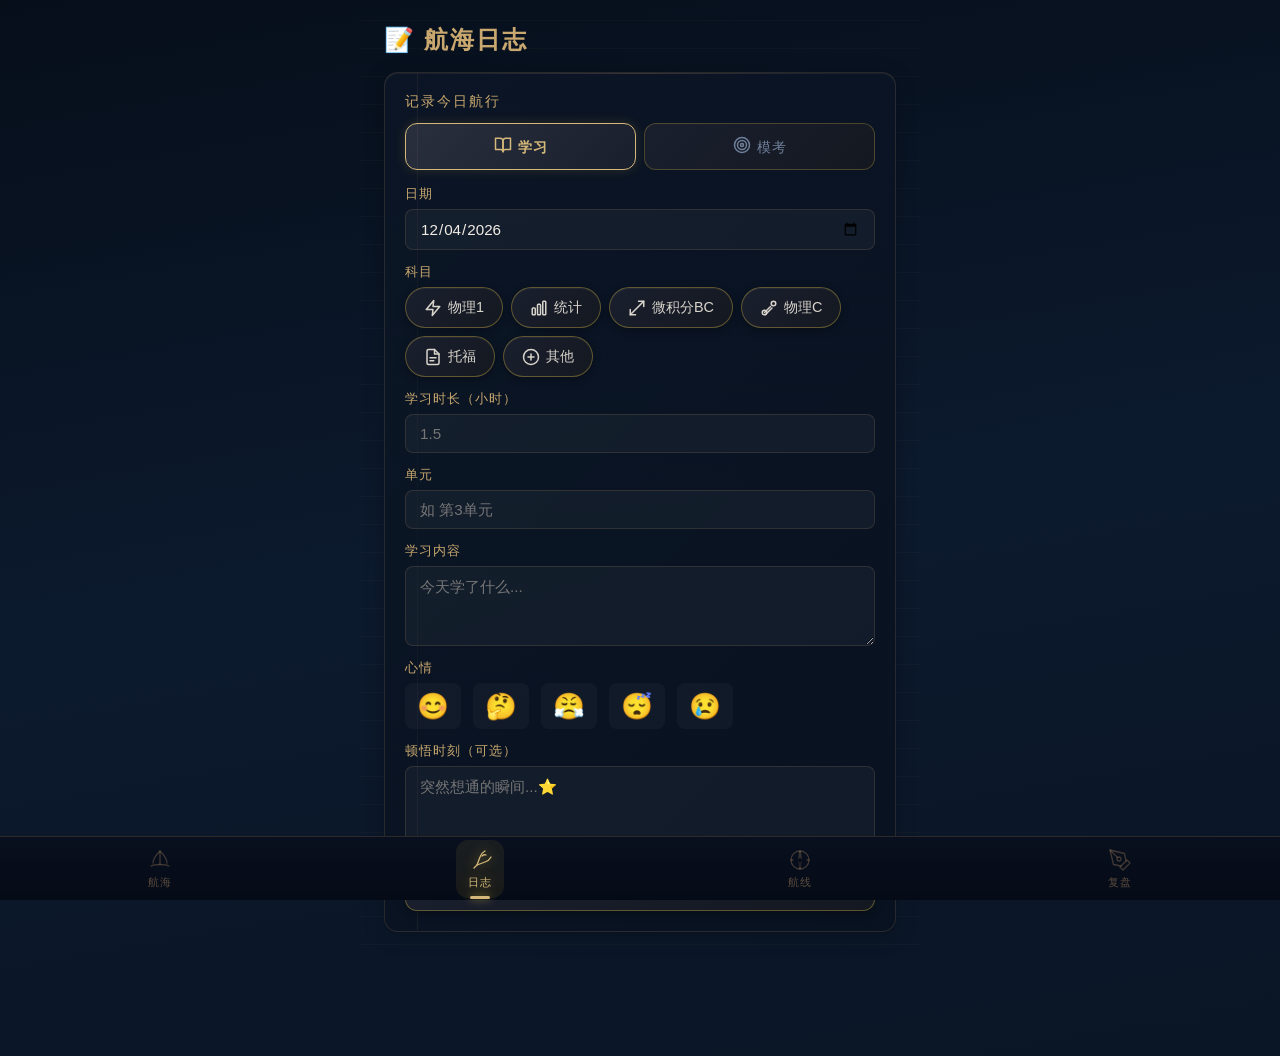
<file: templates/log.html>
<!DOCTYPE html>
<html lang="zh-CN">
<head>
  <meta charset="UTF-8">
  <meta name="viewport" content="width=device-width, initial-scale=1.0, viewport-fit=cover">
  <meta http-equiv="Cache-Control" content="no-cache, no-store, must-revalidate">
  <meta http-equiv="Pragma" content="no-cache">
  <meta http-equiv="Expires" content="0">
  <meta name="theme-color" content="#060e1a">
  <link rel="manifest" href="/static/manifest.json">
  <link rel="icon" href="/static/icon.png">
  <title>日志 · Sprint</title>
  <link rel="stylesheet" href="/static/style.css?v=5">
</head>
<body>
  <div class="page-container log-page-notebook">
    <h2 class="log-page-title animate-in">📝 航海日志</h2>

    <!-- 学习录入表单 - 带模式切换 -->
    <div class="log-notebook-card animate-in animate-delay-1">
      <div class="card-title">记录今日航行</div>

      <!-- 模式切换 -->
      <div class="log-mode-switch" id="log-mode-switch">
        <span class="mode-btn active" data-mode="study" id="mode-study"><svg class="chip-icon" viewBox="0 0 24 24" fill="none" stroke="currentColor" stroke-width="2" stroke-linecap="round" stroke-linejoin="round"><path d="M2 3h6a4 4 0 014 4v14a3 3 0 00-3-3H2z"/><path d="M22 3h-6a4 4 0 00-4 4v14a3 3 0 013-3h7z"/></svg>学习</span>
        <span class="mode-btn" data-mode="mock" id="mode-mock"><svg class="chip-icon" viewBox="0 0 24 24" fill="none" stroke="currentColor" stroke-width="2" stroke-linecap="round" stroke-linejoin="round"><circle cx="12" cy="12" r="10"/><circle cx="12" cy="12" r="6"/><circle cx="12" cy="12" r="2"/></svg>模考</span>
      </div>

      <!-- ====== 学习模式表单 ====== -->
      <form id="log-form" class="log-form">
        <div class="form-group">
          <label>日期</label>
          <input type="date" id="log-date" required>
        </div>
        <div class="form-group">
          <label>科目</label>
          <div class="subject-chips" id="subject-chips">
            <span class="subject-chip" data-subject="物理1"><svg class="chip-icon" viewBox="0 0 24 24" fill="none" stroke="currentColor" stroke-width="2" stroke-linecap="round" stroke-linejoin="round"><polyline points="13 2 3 14 12 14 11 22 21 10 12 10 13 2"/></svg>物理1</span>
            <span class="subject-chip" data-subject="统计"><svg class="chip-icon" viewBox="0 0 24 24" fill="none" stroke="currentColor" stroke-width="2" stroke-linecap="round" stroke-linejoin="round"><rect x="3" y="12" width="4" height="9" rx="1"/><rect x="10" y="7" width="4" height="14" rx="1"/><rect x="17" y="3" width="4" height="18" rx="1"/></svg>统计</span>
            <span class="subject-chip" data-subject="微积分BC"><svg class="chip-icon" viewBox="0 0 24 24" fill="none" stroke="currentColor" stroke-width="2" stroke-linecap="round" stroke-linejoin="round"><path d="M3 21L21 3"/><path d="M14 3h7v7"/><path d="M10 21H3v-7"/></svg>微积分BC</span>
            <span class="subject-chip" data-subject="物理C"><svg class="chip-icon" viewBox="0 0 24 24" fill="none" stroke="currentColor" stroke-width="2" stroke-linecap="round" stroke-linejoin="round"><path d="M6 18l8-8"/><path d="M7 21l9-9"/><circle cx="18" cy="6" r="3"/><circle cx="6" cy="18" r="3"/></svg>物理C</span>
            <span class="subject-chip" data-subject="托福"><svg class="chip-icon" viewBox="0 0 24 24" fill="none" stroke="currentColor" stroke-width="2" stroke-linecap="round" stroke-linejoin="round"><path d="M14 2H6a2 2 0 00-2 2v16a2 2 0 002 2h12a2 2 0 002-2V8z"/><polyline points="14 2 14 8 20 8"/><line x1="8" y1="13" x2="16" y2="13"/><line x1="8" y1="17" x2="13" y2="17"/></svg>托福</span>
            <span class="subject-chip" data-subject="其他"><svg class="chip-icon" viewBox="0 0 24 24" fill="none" stroke="currentColor" stroke-width="2" stroke-linecap="round" stroke-linejoin="round"><circle cx="12" cy="12" r="10"/><line x1="12" y1="8" x2="12" y2="16"/><line x1="8" y1="12" x2="16" y2="12"/></svg>其他</span>
          </div>
          <input type="hidden" id="log-subject" required>
        </div>
        <div class="form-group">
          <label>学习时长（小时）</label>
          <input type="number" id="log-duration" step="0.5" min="0.5" max="12" placeholder="1.5" required>
        </div>
        <div class="form-group">
          <label>单元</label>
          <input type="text" id="log-unit" placeholder="如 第3单元">
        </div>
        <div class="form-group">
          <label>学习内容</label>
          <textarea id="log-content" rows="3" placeholder="今天学了什么..."></textarea>
        </div>
        <div class="form-group">
          <label>心情</label>
          <div class="mood-selector" id="mood-selector">
            <span class="mood-option" data-mood="😊">😊</span>
            <span class="mood-option" data-mood="🤔">🤔</span>
            <span class="mood-option" data-mood="😤">😤</span>
            <span class="mood-option" data-mood="😴">😴</span>
            <span class="mood-option" data-mood="😢">😢</span>
          </div>
        </div>
        <div class="form-group">
          <label>顿悟时刻（可选）</label>
          <textarea id="log-insight" rows="2" placeholder="突然想通的瞬间...⭐"></textarea>
        </div>
        <button type="submit" class="btn-submit"><svg class="btn-icon" viewBox="0 0 24 24" fill="none" stroke="currentColor" stroke-width="2" stroke-linecap="round" stroke-linejoin="round"><circle cx="12" cy="5" r="3"/><line x1="12" y1="8" x2="12" y2="22"/><path d="M5 12H2a10 10 0 0020 0h-3"/></svg>记录航程</button>
      </form>

      <!-- ====== 模考模式表单 ====== -->
      <form id="mock-form" class="log-form" style="display:none">
        <div class="form-group">
          <label>日期</label>
          <input type="date" id="mock-date" required>
        </div>
        <div class="form-group">
          <label>科目</label>
          <div class="mock-subject-btns" id="mock-subject-btns">
            <span class="mock-subject-btn" data-subject="物理1">物理1</span>
            <span class="mock-subject-btn" data-subject="统计">统计</span>
            <span class="mock-subject-btn" data-subject="微BC">微BC</span>
            <span class="mock-subject-btn" data-subject="物C">物C</span>
            <span class="mock-subject-btn" data-subject="托福">托福</span>
          </div>
          <input type="hidden" id="mock-subject" required>
        </div>
        <div class="form-group">
          <label>模考名称</label>
          <input type="text" id="mock-exam-name" placeholder="如 Barron模考3">
        </div>
        <div class="form-group">
          <label>分数 / 满分</label>
          <div class="score-row">
            <input type="number" id="mock-score" step="0.5" min="0" placeholder="分数 95" required style="flex:1">
            <span class="score-divider">/</span>
            <input type="number" id="mock-max-score" step="1" min="1" placeholder="满分 120" style="flex:1">
          </div>
        </div>
        <button type="submit" class="btn-submit btn-mock-submit"><svg class="btn-icon" viewBox="0 0 24 24" fill="none" stroke="currentColor" stroke-width="2" stroke-linecap="round" stroke-linejoin="round"><circle cx="12" cy="12" r="10"/><circle cx="12" cy="12" r="6"/><circle cx="12" cy="12" r="2"/></svg>记录模考</button>
      </form>
    </div>


    <!-- 顿悟时刻已移至航线页时间线 -->
  </div>

  <!-- 底部导航 - 4 tab -->
  <nav class="bottom-nav">
    <a href="/" class="nav-item">
      <svg class="nav-svg" viewBox="0 0 24 24" fill="none" stroke="currentColor" stroke-width="1.3" stroke-linecap="round" stroke-linejoin="round">
        <path d="M3 18c2.5-1.5 5-1.5 9-1.5s6.5 0 9 1.5"/>
        <path d="M12 3v13.5"/>
        <path d="M5 15c0-4 3-8 7-12 4 4 7 8 7 12"/>
      </svg>
      <span class="nav-label">航海</span>
    </a>
    <a href="/log" class="nav-item active">
      <svg class="nav-svg" viewBox="0 0 24 24" fill="none" stroke="currentColor" stroke-width="1.3" stroke-linecap="round" stroke-linejoin="round">
        <path d="M17 3c-2 1-4 3-5 6l-3 8 8-3c3-1 5-3 6-5"/>
        <path d="M9 17l-3 3"/>
        <path d="M14 8c1-1 2.5-1.5 4-1"/>
      </svg>
      <span class="nav-label">日志</span>
    </a>
    <a href="/route" class="nav-item">
      <svg class="nav-svg" viewBox="0 0 24 24" fill="none" stroke="currentColor" stroke-width="1.3" stroke-linecap="round" stroke-linejoin="round">
        <circle cx="12" cy="12" r="9"/>
        <polygon points="12,3 13.5,10.5 12,8 10.5,10.5" fill="currentColor" opacity="0.6"/>
        <polygon points="12,21 10.5,13.5 12,16 13.5,13.5" fill="currentColor" opacity="0.3"/>
        <line x1="12" y1="3" x2="12" y2="5"/>
        <line x1="12" y1="19" x2="12" y2="21"/>
        <line x1="3" y1="12" x2="5" y2="12"/>
        <line x1="19" y1="12" x2="21" y2="12"/>
      </svg>
      <span class="nav-label">航线</span>
    </a>
    <a href="/review" class="nav-item">
      <svg class="nav-svg" viewBox="0 0 24 24" fill="none" stroke="currentColor" stroke-width="1.3" stroke-linecap="round" stroke-linejoin="round">
        <path d="M12 19l7-7 3 3-7 7-3-3z"/>
        <path d="M18 13l-1.5-7.5L2 2l3.5 14.5L13 18"/>
        <path d="M2 2l7.586 7.586"/>
        <circle cx="11" cy="11" r="2"/>
      </svg>
      <span class="nav-label">复盘</span>
    </a>
  </nav>

  <!-- Toast -->
  <div id="toast" class="toast"></div>

  <script>
    // 设置默认日期
    const today = new Date().toISOString().split('T')[0];
    document.getElementById('log-date').value = today;
    document.getElementById('mock-date').value = today;

    // ====== 模式切换 ======
    const modeStudy = document.getElementById('mode-study');
    const modeMock = document.getElementById('mode-mock');
    const logForm = document.getElementById('log-form');
    const mockForm = document.getElementById('mock-form');

    modeStudy.addEventListener('click', () => {
      modeStudy.classList.add('active');
      modeMock.classList.remove('active');
      logForm.style.display = '';
      mockForm.style.display = 'none';
    });

    modeMock.addEventListener('click', () => {
      modeMock.classList.add('active');
      modeStudy.classList.remove('active');
      mockForm.style.display = '';
      logForm.style.display = 'none';
    });

    // ====== 科目Chip选择器 - 学习 ======
    const logSubjectChips = document.querySelectorAll('#subject-chips .subject-chip');
    logSubjectChips.forEach(chip => {
      chip.addEventListener('click', () => {
        logSubjectChips.forEach(c => c.classList.remove('selected'));
        chip.classList.add('selected');
        document.getElementById('log-subject').value = chip.dataset.subject;
      });
    });

    // ====== 科目选择器 - 模考 ======
    const mockSubjectBtns = document.querySelectorAll('#mock-subject-btns .mock-subject-btn');
    mockSubjectBtns.forEach(btn => {
      btn.addEventListener('click', () => {
        mockSubjectBtns.forEach(b => b.classList.remove('selected'));
        btn.classList.add('selected');
        const nameMap = {'微BC': '微积分BC', '物C': '物理C'};
        document.getElementById('mock-subject').value = nameMap[btn.dataset.subject] || btn.dataset.subject;
      });
    });

    // 心情选择器
    let selectedMood = '';
    document.querySelectorAll('.mood-option').forEach(el => {
      el.addEventListener('click', () => {
        document.querySelectorAll('.mood-option').forEach(o => o.classList.remove('selected'));
        el.classList.add('selected');
        selectedMood = el.dataset.mood;
      });
    });

    // Toast
    function showToast(msg) {
      const t = document.getElementById('toast');
      t.textContent = msg;
      t.classList.add('show');
      setTimeout(() => t.classList.remove('show'), 2500);
    }

    // 提交学习日志
    document.getElementById('log-form').addEventListener('submit', async (e) => {
      e.preventDefault();
      const subjectVal = document.getElementById('log-subject').value;
      if (!subjectVal) { showToast('请选择科目'); return; }
      const data = {
        date: document.getElementById('log-date').value,
        subject: subjectVal,
        duration_hours: document.getElementById('log-duration').value,
        content: document.getElementById('log-content').value,
        mood: selectedMood,
        insight: document.getElementById('log-insight').value || null,
        unit: document.getElementById('log-unit').value || null,
        log_type: 'study',
      };

      try {
        const res = await fetch('/api/log', {
          method: 'POST',
          headers: { 'Content-Type': 'application/json' },
          body: JSON.stringify(data),
        });
        const result = await res.json();
        if (result.ok) {
          showToast('⚓ 航程已记录！');
          document.getElementById('log-content').value = '';
          document.getElementById('log-insight').value = '';
          document.getElementById('log-duration').value = '';
          document.getElementById('log-unit').value = '';
          document.querySelectorAll('#subject-chips .subject-chip').forEach(c => c.classList.remove('selected'));
          document.getElementById('log-subject').value = '';
          document.querySelectorAll('.mood-option').forEach(o => o.classList.remove('selected'));
          selectedMood = '';
          setTimeout(() => location.reload(), 1500);
        } else {
          showToast('记录失败：' + (result.error || '未知错误'));
        }
      } catch (err) {
        showToast('网络错误，请重试');
      }
    });

    // 提交模考分数
    document.getElementById('mock-form').addEventListener('submit', async (e) => {
      e.preventDefault();
      const subject = document.getElementById('mock-subject').value;
      const score = document.getElementById('mock-score').value;
      const date = document.getElementById('mock-date').value;
      const examName = document.getElementById('mock-exam-name').value;

      if (!subject) { showToast('请选择科目'); return; }
      if (!score) { showToast('请输入分数'); return; }

      const maxScore = document.getElementById('mock-max-score').value;

      try {
        const res = await fetch('/api/mock-scores', {
          method: 'POST',
          headers: { 'Content-Type': 'application/json' },
          body: JSON.stringify({ subject, score: parseFloat(score), date, exam_name: examName || null, max_score: maxScore ? parseFloat(maxScore) : null }),
        });
        const result = await res.json();
        if (result.ok) {
          showToast(' 模考分数已记录！');
          document.getElementById('mock-score').value = '';
          document.getElementById('mock-exam-name').value = '';
          document.getElementById('mock-max-score').value = '';
          document.querySelectorAll('#mock-subject-btns .mock-subject-btn').forEach(b => b.classList.remove('selected'));
          document.getElementById('mock-subject').value = '';
          setTimeout(() => location.reload(), 1500);
        } else {
          showToast('记录失败：' + (result.error || '未知错误'));
        }
      } catch (err) {
        showToast('网络错误，请重试');
      }
    });

    // Service Worker
    if ('serviceWorker' in navigator) {
      navigator.serviceWorker.register('/static/sw.js').catch(() => {});
    }
  </script>
</body>
</html>
</file>
<file: static/style.css>
/* ========== Sprint 航海主题 - 全面视觉改版 ========== */

/* --- 基础重置与变量 --- */
:root {
  --bg-deep: #060e1a;
  --bg-mid: #0c1a2e;
  --bg-light: #0a1525;
  --card-bg: rgba(255, 255, 255, 0.04);
  --card-border: rgba(255, 255, 255, 0.07);
  --gold: #c8a86e;
  --gold-bright: #d4b87a;
  --gold-dim: #9e7a4a;
  --text: #d8d4cc;
  --text-dim: #6e7f99;
  --text-bright: #f0ece4;
  --accent-blue: #3a7bc8;
  --accent-teal: #2d9a85;
  --danger: #c94444;
  --font-serif: 'Georgia', 'Noto Serif SC', 'Times New Roman', serif;
  --font-sans: -apple-system, 'PingFang SC', 'Microsoft YaHei', sans-serif;
  --nav-height: 64px;
  --radius: 14px;
  --radius-sm: 8px;
  --heatmap-0: rgba(255, 255, 255, 0.04);
  --heatmap-1: #1a3a2a;
  --heatmap-2: #2d6a4f;
  --heatmap-3: #40916c;
  --heatmap-4: #52b788;
}

* { margin: 0; padding: 0; box-sizing: border-box; }

html {
  font-size: 16px;
  -webkit-text-size-adjust: 100%;
  scroll-behavior: smooth;
}

body {
  font-family: var(--font-sans);
  background: linear-gradient(170deg, var(--bg-deep) 0%, var(--bg-mid) 50%, var(--bg-light) 100%);
  color: var(--text);
  min-height: 100vh;
  padding-bottom: calc(var(--nav-height) + 20px);
  overflow-x: hidden;
}

::-webkit-scrollbar { width: 4px; }
::-webkit-scrollbar-track { background: transparent; }
::-webkit-scrollbar-thumb { background: var(--gold-dim); border-radius: 2px; }

/* --- 通用卡片 --- */
.card {
  background: rgba(255, 255, 255, 0.035);
  backdrop-filter: blur(16px);
  -webkit-backdrop-filter: blur(16px);
  border: 1px solid rgba(255, 255, 255, 0.06);
  border-radius: 16px;
  box-shadow: 0 4px 24px rgba(0, 0, 0, 0.2);
  padding: 20px;
  margin-bottom: 16px;
  transition: transform 0.2s, box-shadow 0.2s;
}

.card:hover {
  transform: translateY(-2px);
  box-shadow: 0 8px 32px rgba(0, 0, 0, 0.3);
}

.card-title {
  font-size: 0.85rem;
  color: var(--gold);
  text-transform: uppercase;
  letter-spacing: 2px;
  margin-bottom: 12px;
  font-family: var(--font-serif);
  display: flex;
  align-items: center;
  gap: 8px;
}

.title-icon {
  width: 24px;
  height: 24px;
  flex-shrink: 0;
  color: var(--gold);
}

.page-container {
  max-width: 480px;
  margin: 0 auto;
  padding: 16px;
}

/* --- 底部导航 --- */
.bottom-nav {
  position: fixed;
  bottom: 0;
  left: 0;
  right: 0;
  height: var(--nav-height);
  background: linear-gradient(180deg, #080f1e 0%, #050b16 100%);
  backdrop-filter: blur(24px);
  -webkit-backdrop-filter: blur(24px);
  border-top: 1px solid rgba(212, 165, 116, 0.2);
  display: flex;
  align-items: center;
  justify-content: space-around;
  z-index: 100;
  padding-bottom: env(safe-area-inset-bottom, 0);
}

.nav-item {
  display: flex;
  flex-direction: column;
  align-items: center;
  gap: 3px;
  text-decoration: none;
  color: rgba(212, 165, 116, 0.4);
  font-size: 0.7rem;
  transition: all 0.3s;
  padding: 8px 12px;
  border-radius: 12px;
  position: relative;
}

.nav-item.active {
  color: var(--gold-bright);
  background: rgba(232, 197, 71, 0.08);
  text-shadow: 0 0 12px rgba(232, 197, 71, 0.4);
}

.nav-item.active::after {
  content: '';
  position: absolute;
  bottom: -1px;
  left: 50%;
  transform: translateX(-50%);
  width: 20px;
  height: 3px;
  background: var(--gold-bright);
  border-radius: 3px;
  box-shadow: 0 0 8px rgba(232, 197, 71, 0.6);
}

.nav-label { letter-spacing: 1px; }

.nav-svg { width: 24px; height: 24px; opacity: 0.7; }
.nav-item.active .nav-svg { opacity: 1; filter: drop-shadow(0 0 6px rgba(232, 197, 71, 0.5)); color: var(--gold-bright); }

/* ====== 航海 Banner ====== */
.voyage-banner {
  position: relative;
  height: 220px;
  margin: -16px -16px 20px -16px;
  overflow: hidden;
  background: linear-gradient(180deg, #060e1a 0%, #0c1a2e 40%, #0f2040 70%, #0a1525 100%);
  border-radius: 0 0 var(--radius) var(--radius);
}

.banner-ship-img {
  position: absolute;
  bottom: 0;
  left: 50%;
  transform: translateX(-50%);
  width: 100%;
  max-width: none;
  height: 100%;
  object-fit: cover;
  -webkit-mask-image:
    linear-gradient(to bottom, transparent 0%, black 15%, black 75%, transparent 100%),
    linear-gradient(to right, transparent 0%, black 12%, black 88%, transparent 100%);
  mask-image:
    linear-gradient(to bottom, transparent 0%, black 15%, black 75%, transparent 100%),
    linear-gradient(to right, transparent 0%, black 12%, black 88%, transparent 100%);
  -webkit-mask-composite: source-in;
  mask-composite: intersect;
  filter: brightness(0.65) saturate(0.7) sepia(0.15);
  animation: shipFloat 6s ease-in-out infinite;
  z-index: 2;
}

@keyframes shipFloat {
  0%, 100% { transform: translateX(-50%) translateY(0px); }
  30% { transform: translateX(-50%) translateY(-4px) rotate(0.5deg); }
  70% { transform: translateX(-50%) translateY(3px) rotate(-0.3deg); }
}

.banner-overlay {
  position: absolute;
  top: 16px;
  left: 0;
  right: 0;
  text-align: center;
  z-index: 3;
  pointer-events: none;
}

.banner-title {
  font-family: 'Cinzel', var(--font-serif);
  font-size: 2.4rem;
  font-weight: 700;
  letter-spacing: 12px;
  text-shadow: 0 2px 30px rgba(0, 0, 0, 0.9), 0 0 60px rgba(232, 197, 71, 0.25);
  color: #fff;
}

.banner-stars { position: absolute; top: 0; left: 0; right: 0; bottom: 0; z-index: 1; }
.banner-star { position: absolute; width: 2px; height: 2px; background: #fff; border-radius: 50%; animation: twinkle 3s ease-in-out infinite; }
@keyframes twinkle { 0%, 100% { opacity: 0.3; } 50% { opacity: 1; } }

.banner-waves { position: absolute; bottom: 0; left: 0; right: 0; height: 50px; z-index: 4; }
.wave-line { position: absolute; bottom: 0; left: -10%; width: 120%; height: 30px; opacity: 0.3; }
.wave-line:nth-child(1) { background: repeating-linear-gradient(90deg, transparent 0px, transparent 20px, rgba(58, 123, 200, 0.12) 20px, rgba(58, 123, 200, 0.12) 22px); bottom: 20px; animation: waveMove1 8s ease-in-out infinite; }
.wave-line:nth-child(2) { background: repeating-linear-gradient(90deg, transparent 0px, transparent 30px, rgba(45, 154, 133, 0.1) 30px, rgba(45, 154, 133, 0.1) 32px); bottom: 10px; animation: waveMove2 6s ease-in-out infinite; }
.wave-line:nth-child(3) { background: repeating-linear-gradient(90deg, transparent 0px, transparent 25px, rgba(212, 165, 116, 0.08) 25px, rgba(212, 165, 116, 0.08) 27px); bottom: 2px; animation: waveMove3 10s ease-in-out infinite; }
@keyframes waveMove1 { 0%, 100% { transform: translateX(0) scaleY(1); } 50% { transform: translateX(15px) scaleY(1.3); } }
@keyframes waveMove2 { 0%, 100% { transform: translateX(0) scaleY(1); } 50% { transform: translateX(-10px) scaleY(1.2); } }
@keyframes waveMove3 { 0%, 100% { transform: translateX(0); } 50% { transform: translateX(8px); } }

/* ====== 里程碑地图 V2 ====== */
.milestone-map-v2 {
  background: linear-gradient(135deg, #12100a 0%, #1a1610 40%, #0f0e08 100%);
  border: 1px solid rgba(200, 168, 78, 0.15);
  box-shadow: 0 4px 24px rgba(0, 0, 0, 0.3), inset 0 0 60px rgba(160, 130, 80, 0.06);
  border-radius: var(--radius);
  padding: 16px 12px 12px;
  margin-bottom: 16px;
  position: relative;
  overflow: hidden;
}

.milestone-map-v2 .map-title {
  color: var(--gold-bright);
  font-family: var(--font-serif);
  font-size: 1rem;
  text-align: center;
  margin-bottom: 12px;
  letter-spacing: 3px;
  position: relative;
  z-index: 2;
}

.map-viewport { position: relative; width: 100%; border-radius: 10px; overflow: hidden; aspect-ratio: 400 / 600; }
.map-bg { position: absolute; top: 0; left: 0; width: 100%; height: 100%; object-fit: cover; filter: sepia(0.15) brightness(0.78) saturate(0.65) hue-rotate(5deg); }
.map-overlay { position: absolute; top: 0; left: 0; right: 0; bottom: 0; background: radial-gradient(ellipse at 50% 50%, rgba(160, 130, 80, 0.15) 0%, rgba(180, 150, 90, 0.1) 100%), linear-gradient(180deg, rgba(160, 130, 80, 0.1) 0%, rgba(140, 120, 70, 0.12) 100%); z-index: 1; mix-blend-mode: multiply; }
.route-svg { position: absolute; top: 0; left: 0; width: 100%; height: 100%; z-index: 2; }

/* 手绘感连线 */
.route-line { fill: none; stroke-linecap: round; stroke-linejoin: round; }
.main-line { stroke: #e8c547; stroke-width: 3.5; stroke-dasharray: 8 3 4 2 6 4 3 5 7 2 2 6; opacity: 0.95; filter: url(#handdrawn); }
.branch-line { stroke: #d4b87a; stroke-width: 2.5; stroke-dasharray: 6 2 3 5 5 3 2 4 4 3 7 2; opacity: 0.75; filter: url(#handdrawn); }

/* 航点组 */
.waypoint { transition: opacity 0.3s; }
.waypoint.dim { opacity: 0.4; }
.waypoint.reached { opacity: 1; }
.waypoint.current { opacity: 1; }

/* 里程碑标记 - 金色实心/空心暗色 */
.wp-dot-reached { fill: #e8c547; stroke: #ffe680; stroke-width: 2; filter: drop-shadow(0 0 8px rgba(232, 197, 71, 0.6)); }
.wp-dot-dim { fill: rgba(200, 168, 78, 0.06); stroke: rgba(184, 150, 62, 0.35); stroke-width: 2; }
.lighthouse-dot.wp-dot-reached { fill: #e8c547; stroke: #ffe680; stroke-width: 2.5; filter: drop-shadow(0 0 14px rgba(232, 197, 71, 0.8)); }
.lighthouse-dot.wp-dot-dim { fill: rgba(200, 168, 78, 0.06); stroke: rgba(184, 150, 62, 0.3); stroke-width: 2; }
.waypoint.current .wp-dot-dim { stroke: #e8c547; stroke-width: 2; animation: mapPulse 2s ease-in-out infinite; }
@keyframes mapPulse { 0%, 100% { filter: drop-shadow(0 0 0 rgba(232, 197, 71, 0)); } 50% { filter: drop-shadow(0 0 10px rgba(232, 197, 71, 0.6)); } }

/* 船图标浮动动画 */
.ship-icon-svg { font-size: 22px; animation: shipFloatSvg 3s ease-in-out infinite; }
@keyframes shipFloatSvg { 0%, 100% { transform: translateY(0px); } 50% { transform: translateY(-5px); } }
.ship-icon-group { z-index: 10; }

/* 航点图标和标签 */
.wp-icon { font-size: 14px; text-anchor: middle; dominant-baseline: middle; }
.wp-label { font-size: 12px; fill: #f5eed8; text-anchor: middle; font-family: var(--font-sans); letter-spacing: 0.5px; font-weight: 600; text-shadow: 0 1px 3px rgba(0,0,0,0.8), 0 0 6px rgba(0,0,0,0.5); }
.wp-label-right { text-anchor: start; font-size: 11.5px; }
.wp-label-left { text-anchor: end; font-size: 11.5px; }
.wp-label-up { text-anchor: middle; dominant-baseline: auto; }
.wp-sublabel { font-size: 9.5px; fill: #e8dcc0; text-anchor: middle; font-family: var(--font-sans); letter-spacing: 0.5px; font-weight: 500; text-shadow: 0 1px 2px rgba(0,0,0,0.6); }
.waypoint.dim .wp-label, .waypoint.dim .wp-sublabel { fill: rgba(180, 160, 120, 0.5); }
.waypoint.reached .wp-label { fill: #ffe680; font-weight: 600; }
.route-tag { font-size: 11px; fill: #e8c547; font-family: var(--font-sans); letter-spacing: 1px; opacity: 0.9; font-weight: 600; text-shadow: 0 1px 2px rgba(0,0,0,0.6); }
.north-tag { text-anchor: start; }
.south-tag { text-anchor: end; }

.lighthouse-icon { font-size: 14px; }

/* ====== 本周航线 ====== */
.weekly-flag {
  background: linear-gradient(135deg, rgba(212, 165, 116, 0.06) 0%, rgba(232, 197, 71, 0.03) 100%);
  border: 1px solid rgba(212, 165, 116, 0.12);
  box-shadow: 0 2px 16px rgba(0, 0, 0, 0.15);
  border-radius: var(--radius);
  padding: 16px 20px;
  margin-bottom: 16px;
  position: relative;
  overflow: hidden;
}
.weekly-flag::before { content: '🚩'; position: absolute; right: 16px; top: 12px; font-size: 1.5rem; opacity: 0.5; }
.weekly-flag h3 { color: var(--gold-bright); font-size: 0.95rem; margin-bottom: 8px; font-family: var(--font-serif); }
.weekly-flag .progress-bar { height: 6px; background: rgba(255, 255, 255, 0.06); border-radius: 3px; overflow: hidden; margin-top: 8px; }
.weekly-flag .progress-fill { height: 100%; background: linear-gradient(90deg, var(--gold), var(--gold-bright)); border-radius: 3px; transition: width 0.6s ease; }

/* --- 航海观察 --- */
.insights-card { background: linear-gradient(135deg, rgba(58, 123, 200, 0.06) 0%, rgba(45, 154, 133, 0.04) 100%); border: 1px solid rgba(58, 123, 200, 0.12); }
.insight-item { padding: 8px 0; border-bottom: 1px solid rgba(255, 255, 255, 0.03); font-size: 0.9rem; line-height: 1.6; color: var(--text); }
.insight-item:last-child { border-bottom: none; }
.insight-item::before { content: '⚓ '; color: var(--accent-teal); }

/* --- 学科掌握度 --- */
.radar-bars { display: flex; flex-direction: column; gap: 14px; }
.radar-item { display: flex; flex-direction: column; gap: 4px; }
.radar-item .radar-label { display: flex; justify-content: space-between; font-size: 0.85rem; }
.radar-item .radar-name { color: var(--text); }
.radar-item .radar-pct { color: var(--gold); font-family: var(--font-serif); }
.radar-item .radar-track { height: 8px; background: rgba(255, 255, 255, 0.05); border-radius: 4px; overflow: hidden; }
.radar-item .radar-fill { height: 100%; border-radius: 4px; transition: width 1s ease; }
.radar-prediction { font-size: 0.72rem; color: var(--accent-teal); letter-spacing: 0.5px; margin-top: 1px; }

/* --- 托福预估 --- */
.toefl-card { background: linear-gradient(135deg, rgba(201, 68, 68, 0.06) 0%, rgba(212, 165, 116, 0.04) 100%); border: 1px solid rgba(201, 68, 68, 0.15); }
.toefl-score { font-size: 3rem; font-weight: 700; color: var(--gold-bright); font-family: var(--font-serif); text-align: center; margin: 8px 0; }
.toefl-target { text-align: center; font-size: 0.8rem; color: var(--text-dim); }
.toefl-progress { height: 8px; background: rgba(255, 255, 255, 0.05); border-radius: 4px; overflow: hidden; margin-top: 12px; }
.toefl-progress-fill { height: 100%; background: linear-gradient(90deg, #c94444, var(--gold), var(--gold-bright)); border-radius: 4px; transition: width 0.8s ease; }

/* ====== 日志页 ====== */
.log-page-notebook { position: relative; }
.log-page-notebook::before { content: ''; position: absolute; top: 0; left: 0; right: 0; bottom: 0; background: repeating-linear-gradient(0deg, transparent, transparent 27px, rgba(212, 165, 116, 0.03) 27px, rgba(212, 165, 116, 0.03) 28px); pointer-events: none; z-index: 0; }

.log-notebook-card {
  background: linear-gradient(135deg, rgba(12, 22, 38, 0.95) 0%, rgba(8, 18, 32, 0.98) 100%);
  border: 1px solid rgba(212, 165, 116, 0.15);
  border-radius: var(--radius);
  padding: 20px;
  margin-bottom: 16px;
  position: relative;
  overflow: hidden;
  box-shadow: 0 4px 20px rgba(0, 0, 0, 0.25), inset 0 1px 0 rgba(212, 165, 116, 0.08);
}
.log-notebook-card::before { content: ''; position: absolute; top: 0; left: 40px; right: 40px; height: 1px; background: linear-gradient(90deg, transparent, rgba(212, 165, 116, 0.15), transparent); }
.log-notebook-card::after { content: ''; position: absolute; top: 0; left: 0; bottom: 0; width: 1px; background: linear-gradient(180deg, rgba(212, 165, 116, 0.08), rgba(212, 165, 116, 0.02), rgba(212, 165, 116, 0.08)); left: 32px; }

.log-page-title { color: var(--gold); font-family: var(--font-serif); letter-spacing: 2px; margin-bottom: 16px; position: relative; z-index: 1; }

/* ====== 模式切换 - 学习/模考 ====== */
.log-mode-switch {
  display: flex;
  gap: 8px;
  margin-bottom: 16px;
}

.mode-btn {
  flex: 1;
  padding: 12px 16px;
  text-align: center;
  font-size: 0.9rem;
  color: var(--text-dim);
  cursor: pointer;
  transition: all 0.25s;
  background: linear-gradient(135deg, #1a1f2e 0%, #141820 100%);
  border: 1.5px solid rgba(232, 197, 71, 0.25);
  border-radius: 12px;
  user-select: none;
  letter-spacing: 1px;
}

.mode-btn:hover {
  color: var(--text);
  border-color: rgba(232, 197, 71, 0.5);
  box-shadow: 0 2px 8px rgba(0, 0, 0, 0.3);
}

.mode-btn.active {
  color: var(--gold-bright);
  border-color: var(--gold-bright);
  background: linear-gradient(135deg, #2a2f3e 0%, #1a1f2e 100%);
  box-shadow: 0 0 12px rgba(232, 197, 71, 0.15);
  font-weight: 600;
}

/* 表单 */
.log-form { display: flex; flex-direction: column; gap: 14px; position: relative; z-index: 1; }
.form-group { display: flex; flex-direction: column; gap: 6px; }
.form-group label { font-size: 0.8rem; color: var(--gold); letter-spacing: 1px; }
.form-group input, .form-group select, .form-group textarea {
  background: rgba(255, 255, 255, 0.04);
  border: 1px solid rgba(212, 165, 116, 0.15);
  border-radius: var(--radius-sm);
  padding: 10px 14px;
  color: var(--text-bright);
  font-size: 0.95rem;
  font-family: var(--font-sans);
  transition: border-color 0.2s, box-shadow 0.2s;
  -webkit-appearance: none;
}
.form-group input:focus, .form-group select:focus, .form-group textarea:focus {
  outline: none;
  border-color: var(--gold);
  box-shadow: 0 0 0 2px rgba(212, 165, 116, 0.1);
}
.form-group textarea { resize: vertical; min-height: 80px; }

/* ====== 科目选择器 ====== */
.subject-chips { display: flex; flex-wrap: wrap; gap: 8px; }
.chip-icon {
  width: 18px;
  height: 18px;
  flex-shrink: 0;
  vertical-align: -2px;
  margin-right: 6px;
}
.subject-chip {
  display: inline-flex;
  align-items: center;
  padding: 10px 18px;
  border: 1.5px solid rgba(232, 197, 71, 0.35);
  border-radius: 24px;
  background: linear-gradient(135deg, #1a1f2e 0%, #141820 100%);
  color: var(--text);
  font-size: 0.9rem;
  cursor: pointer;
  transition: all 0.25s;
  user-select: none;
  position: relative;
  overflow: hidden;
  box-shadow: 0 2px 8px rgba(0, 0, 0, 0.3), inset 0 1px 0 rgba(255, 255, 255, 0.05);
}
.subject-chip:hover { 
  border-color: rgba(232, 197, 71, 0.6); 
  color: var(--text); 
  box-shadow: 0 4px 12px rgba(0, 0, 0, 0.4), inset 0 1px 0 rgba(255, 255, 255, 0.08);
}
.subject-chip.selected {
  border-color: var(--gold-bright);
  color: var(--gold-bright);
  background: linear-gradient(135deg, #2a2f3e 0%, #1a1f2e 100%);
  box-shadow: 0 0 16px rgba(232, 197, 71, 0.25), inset 0 1px 0 rgba(255, 255, 255, 0.1);
  font-weight: 600;
}

/* 心情选择器 */
.mood-selector { display: flex; gap: 12px; flex-wrap: wrap; }
.mood-option { font-size: 1.6rem; cursor: pointer; padding: 6px 10px; border-radius: var(--radius-sm); border: 2px solid transparent; transition: all 0.2s; background: rgba(255, 255, 255, 0.03); }
.mood-option:hover { background: rgba(255, 255, 255, 0.06); }
.mood-option.selected { border-color: var(--gold); background: rgba(212, 165, 116, 0.12); transform: scale(1.1); }

/* 提交按钮 */
.btn-submit {
  display: inline-flex;
  align-items: center;
  justify-content: center;
  gap: 8px;
  background: linear-gradient(135deg, #1a1f2e 0%, #141820 100%);
  color: var(--gold-bright);
  border: 1.5px solid rgba(232, 197, 71, 0.35);
  border-radius: 12px;
  padding: 14px 24px;
  font-size: 1rem;
  font-weight: 500;
  cursor: pointer;
  transition: all 0.2s;
  letter-spacing: 1px;
  box-shadow: 0 2px 8px rgba(0, 0, 0, 0.3), inset 0 1px 0 rgba(255, 255, 255, 0.05);
}
.btn-submit:hover { 
  border-color: var(--gold-bright);
  box-shadow: 0 4px 16px rgba(232, 197, 71, 0.2), inset 0 1px 0 rgba(255, 255, 255, 0.08); 
}
.btn-icon {
  width: 20px;
  height: 20px;
  flex-shrink: 0;
}
.btn-mock-submit {
  border-color: rgba(45, 154, 133, 0.4);
  color: #40c9a2;
}
.btn-mock-submit:hover {
  border-color: #40c9a2;
  box-shadow: 0 4px 16px rgba(45, 154, 133, 0.2);
}

/* ====== 模考科目按钮 ====== */
.mock-subject-btns { display: flex; gap: 6px; flex-wrap: wrap; }
.mock-subject-btn {
  padding: 8px 14px;
  border: 1.5px solid rgba(232, 197, 71, 0.3);
  border-radius: 20px;
  background: linear-gradient(135deg, #1a1f2e 0%, #141820 100%);
  color: var(--text);
  font-size: 0.8rem;
  cursor: pointer;
  transition: all 0.2s;
  user-select: none;
  white-space: nowrap;
  box-shadow: 0 2px 6px rgba(0, 0, 0, 0.3), inset 0 1px 0 rgba(255, 255, 255, 0.05);
}
.mock-subject-btn:hover { 
  border-color: rgba(232, 197, 71, 0.5); 
  color: var(--text); 
  box-shadow: 0 3px 10px rgba(0, 0, 0, 0.4), inset 0 1px 0 rgba(255, 255, 255, 0.08);
}
.mock-subject-btn.selected {
  border-color: #e8c547;
  color: #ffe680;
  background: linear-gradient(135deg, #2a2f3e 0%, #1a1f2e 100%);
  box-shadow: 0 0 12px rgba(232, 197, 71, 0.2), inset 0 1px 0 rgba(255, 255, 255, 0.1);
  font-weight: 600;
}

/* ====== 最近记录列表（日志页）====== */
.recent-records { max-height: 400px; overflow-y: auto; }

.recent-record-item {
  padding: 10px 12px;
  margin-bottom: 8px;
  border-radius: var(--radius-sm);
  border-left: 3px solid transparent;
}

.recent-study {
  background: rgba(255, 255, 255, 0.025);
  border-left-color: rgba(200, 168, 78, 0.3);
}

.recent-mock {
  background: rgba(45, 154, 133, 0.04);
  border-left-color: var(--accent-teal);
}

.recent-record-header {
  display: flex;
  align-items: center;
  gap: 8px;
  font-size: 0.85rem;
}

.recent-record-type { font-size: 0.9rem; }
.recent-record-subject { color: var(--gold); font-weight: 600; }
.recent-record-hours { color: var(--text-dim); font-size: 0.78rem; }
.recent-record-date { color: var(--text-dim); font-size: 0.72rem; margin-left: auto; }
.recent-record-exam { color: var(--accent-teal); font-size: 0.78rem; font-style: italic; }
.recent-record-score { color: var(--gold-bright); font-weight: 700; font-size: 1rem; margin-left: auto; font-family: var(--font-serif); }
.recent-record-unit { color: var(--text-dim); font-size: 0.72rem; margin-top: 2px; padding-left: 24px; }
.recent-record-content { color: var(--text); font-size: 0.8rem; margin-top: 4px; padding-left: 24px; line-height: 1.4; }
.recent-record-insight { font-size: 0.78rem; color: rgba(200, 168, 78, 0.7); margin-top: 4px; padding-left: 24px; font-style: italic; border-left: 2px solid rgba(200, 168, 78, 0.3); margin-left: 24px; }

/* ====== 航行时间线（航线页）====== */
.voyage-timeline { padding-left: 16px; border-left: 2px solid rgba(200, 168, 78, 0.3); }

.voyage-entry {
  margin-bottom: 10px;
  padding-left: 12px;
  position: relative;
}

.voyage-day-header {
  font-size: 0.78rem;
  color: var(--gold-bright);
  font-family: var(--font-serif);
  font-weight: 600;
  padding: 8px 0 4px;
  letter-spacing: 1px;
  position: relative;
}
.voyage-day-header::after {
  content: '';
  position: absolute;
  left: 0;
  right: 0;
  bottom: 0;
  height: 1px;
  background: linear-gradient(90deg, rgba(212,165,116,0.3), transparent);
}
.voyage-day-group {
  background: rgba(255, 255, 255, 0.02);
  border-radius: 12px;
  padding: 12px;
  margin: 8px 0 16px;
  border: 1px solid rgba(212, 165, 116, 0.12);
}
.voyage-day-group .voyage-entry {
  margin-bottom: 0;
  padding: 10px 0;
}
.voyage-day-group .voyage-entry + .voyage-entry {
  border-top: 1px solid rgba(255, 255, 255, 0.06);
}
.voyage-day-sep {
  height: 16px;
  position: relative;
}
.voyage-day-sep::after {
  content: '';
  position: absolute;
  left: -24px;
  right: -12px;
  top: 8px;
  height: 1px;
  background: linear-gradient(90deg, rgba(200,168,78,0.2), transparent 80%);
}
.voyage-entry::before {
  content: '';
  position: absolute;
  left: -21px;
  top: 6px;
  width: 8px;
  height: 8px;
  border-radius: 50%;
  background: var(--gold);
  box-shadow: 0 0 6px rgba(200, 168, 78, 0.4);
}

.voyage-mock::before {
  background: var(--accent-teal);
  box-shadow: 0 0 6px rgba(45, 154, 133, 0.4);
}

.voyage-date { font-size: 0.75rem; color: var(--text-dim); margin-bottom: 2px; }
.voyage-content { font-size: 0.9rem; color: var(--text); display: flex; flex-wrap: wrap; align-items: center; gap: 6px; }
.voyage-subject { color: var(--gold); font-weight: 600; }
.voyage-unit { font-size: 0.75rem; color: var(--text-dim); }
.voyage-hours { font-size: 0.8rem; color: var(--text-dim); }
.voyage-mood { font-size: 0.85rem; }
.voyage-note { font-size: 0.8rem; color: var(--text-dim); margin-top: 4px; line-height: 1.4; }
.voyage-insight { font-size: 0.78rem; color: rgba(200, 168, 78, 0.7); margin-top: 4px; font-style: italic; padding-left: 8px; border-left: 2px solid rgba(200, 168, 78, 0.3); }

/* 模考时间线条目 */
.voyage-mock-tag { color: var(--accent-teal); font-size: 0.78rem; font-weight: 500; }
.voyage-exam-name { color: var(--text-dim); font-size: 0.78rem; font-style: italic; }
.voyage-score-line { margin-top: 4px; display: flex; align-items: baseline; gap: 4px; }
.voyage-score-val { font-size: 1.2rem; font-weight: 700; color: var(--gold-bright); font-family: var(--font-serif); }
.voyage-score-max { font-size: 0.8rem; color: var(--text-dim); font-weight: 400; }
.voyage-score-label { font-size: 0.75rem; color: var(--text-dim); }

/* ====== 模考分数区域（旧版兼容）====== */
.mock-score-section { margin-top: 4px; }
.mock-score-form { display: flex; gap: 6px; align-items: flex-end; flex-wrap: wrap; }
.mock-score-form .form-group { flex: none; min-width: auto; }
.mock-score-form .form-group label { font-size: 0.68rem; margin-bottom: 4px; }
.mock-score-form .form-group input { padding: 6px 8px; font-size: 0.85rem; background: rgba(255, 255, 255, 0.05); border: 1px solid rgba(200, 168, 78, 0.2); border-radius: 6px; }
.mock-score-input { max-width: 72px !important; }
.mock-date-input { max-width: 120px !important; }
.mock-exam-name-input { max-width: 160px !important; width: 100% !important; }
.btn-mock-submit { background: linear-gradient(135deg, #b8963e 0%, #c8a84e 50%, #d4a574 100%); color: #1a1408; border: 1px solid rgba(200, 168, 78, 0.4); border-radius: 6px; padding: 6px 14px; font-size: 0.8rem; font-weight: 700; cursor: pointer; transition: all 0.2s; white-space: nowrap; min-height: 32px; }
.mock-score-list { margin-top: 8px; }
.mock-score-item { display: flex; align-items: center; gap: 8px; padding: 5px 0; border-bottom: 1px solid rgba(255, 255, 255, 0.03); font-size: 0.8rem; }
.mock-score-item:last-child { border-bottom: none; }
.mock-score-exam-name { color: var(--accent-teal); font-size: 0.72rem; font-style: italic; max-width: 100px; overflow: hidden; text-overflow: ellipsis; white-space: nowrap; }
.mock-score-subject { color: #c8a84e; font-weight: 500; font-size: 0.78rem; min-width: 52px; }
.mock-score-value { color: var(--text-bright); font-family: var(--font-serif); font-weight: 600; font-size: 0.9rem; }
.mock-score-date { color: var(--text-dim); font-size: 0.7rem; margin-left: auto; }

/* 顿悟时刻 */
.insight-collection { margin-top: 20px; }
.insight-gem {
  background: linear-gradient(135deg, rgba(232, 197, 71, 0.06) 0%, rgba(212, 165, 116, 0.03) 100%);
  border: 1px solid rgba(232, 197, 71, 0.18);
  border-radius: var(--radius-sm);
  padding: 12px 16px;
  margin-bottom: 10px;
  position: relative;
}
.insight-gem::before { content: '⭐'; position: absolute; right: 12px; top: 10px; font-size: 0.9rem; opacity: 0.4; }
.insight-gem .gem-subject { color: var(--gold-bright); font-size: 0.8rem; margin-bottom: 4px; }
.insight-gem .gem-text { font-size: 0.9rem; color: var(--text); line-height: 1.6; font-style: italic; }

/* ====== 航线页 ====== */
.bar-chart { display: flex; flex-direction: column; gap: 10px; }
.bar-row { display: flex; align-items: center; gap: 10px; }
.bar-label { width: 70px; text-align: right; font-size: 0.8rem; color: var(--text-dim); flex-shrink: 0; }
.bar-track { flex: 1; height: 20px; background: rgba(255, 255, 255, 0.04); border-radius: 4px; overflow: hidden; }
.bar-fill { height: 100%; border-radius: 4px; transition: width 0.8s ease; min-width: 4px; }
.bar-fill.physics { background: linear-gradient(90deg, #3a7bc8, #5a9be8); }
.bar-fill.statistics { background: linear-gradient(90deg, #2d9a85, #4dbaa5); }
.bar-fill.calculus { background: linear-gradient(90deg, #d4a574, #e8c547); }
.bar-fill.physicsc { background: linear-gradient(90deg, #8b49a6, #ab69c6); }
.bar-fill.toefl { background: linear-gradient(90deg, #c94444, #e07060); }
.bar-fill.other { background: linear-gradient(90deg, #6e7f99, #8e9fb9); }
.bar-value { font-size: 0.75rem; color: var(--text-dim); width: 40px; text-align: left; flex-shrink: 0; }

.stats-grid { display: grid; grid-template-columns: 1fr 1fr; gap: 12px; margin-bottom: 16px; }
.stat-box { background: rgba(255, 255, 255, 0.03); backdrop-filter: blur(12px); border: 1px solid rgba(255, 255, 255, 0.05); border-radius: var(--radius-sm); padding: 14px; text-align: center; }
.stat-box .stat-value { font-size: 1.6rem; font-weight: 700; color: var(--gold-bright); font-family: var(--font-serif); }
.stat-box .stat-label { font-size: 0.7rem; color: var(--text-dim); margin-top: 4px; letter-spacing: 1px; }

.donut-chart { width: 160px; height: 160px; border-radius: 50%; margin: 0 auto 16px; position: relative; display: flex; align-items: center; justify-content: center; }
.donut-center { position: absolute; width: 100px; height: 100px; border-radius: 50%; background: var(--bg-mid); display: flex; flex-direction: column; align-items: center; justify-content: center; z-index: 1; }
.donut-center .donut-total { font-size: 1.4rem; font-weight: 700; color: var(--gold-bright); }
.donut-center .donut-label { font-size: 0.65rem; color: var(--text-dim); }
.donut-legend { display: flex; flex-wrap: wrap; gap: 8px 16px; justify-content: center; font-size: 0.75rem; }
.legend-item { display: flex; align-items: center; gap: 4px; color: var(--text-dim); }
.legend-dot { width: 8px; height: 8px; border-radius: 50%; flex-shrink: 0; }

/* ====== 学科预测分 ====== */
.subject-estimate-grid { display: grid; grid-template-columns: 1fr 1fr; gap: 10px; }
.subject-estimate-item { background: rgba(255, 255, 255, 0.03); border: 1px solid rgba(255, 255, 255, 0.05); border-radius: var(--radius-sm); padding: 12px; text-align: center; }
.subject-estimate-item .se-name { font-size: 0.78rem; color: var(--text-dim); margin-bottom: 4px; }
.subject-estimate-item .se-score { font-size: 1.5rem; font-weight: 700; color: var(--gold-bright); font-family: var(--font-serif); }
.subject-estimate-item .se-target { font-size: 0.68rem; color: var(--text-dim); margin-top: 2px; }

/* ====== 复盘页 - 月度日历 ====== */
.calendar-header { display: flex; align-items: center; justify-content: space-between; margin-bottom: 12px; }
.cal-nav-btn { background: rgba(255,255,255,0.06); border: 1px solid rgba(200,168,78,0.2); border-radius: 6px; color: var(--gold); padding: 4px 12px; font-size: 0.85rem; cursor: pointer; transition: all 0.2s; }
.cal-nav-btn:hover { background: rgba(200,168,78,0.12); border-color: var(--gold); }
.cal-title { color: var(--gold-bright); font-family: var(--font-serif); font-size: 1.1rem; letter-spacing: 2px; }
.cal-weekdays { display: grid; grid-template-columns: repeat(7, 1fr); gap: 2px; margin-bottom: 4px; text-align: center; }
.cal-weekdays span { font-size: 0.7rem; color: var(--text-dim); font-weight: 500; }
.cal-grid { display: grid; grid-template-columns: repeat(7, 1fr); gap: 3px; margin-bottom: 12px; }
.cal-cell {
  min-height: 52px; border-radius: 6px; padding: 3px 4px; position: relative;
  display: flex; flex-direction: column; border: 1px solid rgba(255,255,255,0.04);
}
.cal-cell.cal-empty { background: transparent; border-color: transparent; min-height: 52px; }
.cal-cell.cal-today { border-color: var(--gold); border-width: 1.5px; }
.cal-cell.cal-has-data { cursor: default; }
.cal-date-num { font-size: 0.72rem; color: var(--text-dim); font-weight: 500; line-height: 1.2; }
.cal-cell.cal-has-data .cal-date-num { color: var(--text-bright); font-weight: 600; }
.cal-hours { font-size: 0.6rem; color: var(--gold); font-weight: 600; line-height: 1.3; }
.cal-subj { font-size: 0.55rem; color: var(--text-dim); line-height: 1.3; overflow: hidden; text-overflow: ellipsis; white-space: nowrap; }
.cal-mood { font-size: 0.65rem; position: absolute; bottom: 2px; right: 3px; }
.cal-stats { display: flex; justify-content: center; gap: 16px; font-size: 0.75rem; color: var(--text-dim); padding-top: 10px; border-top: 1px solid rgba(200,168,78,0.08); }
.cal-mocks { margin-top: 12px; padding-top: 10px; border-top: 1px solid rgba(200,168,78,0.08); }
.cal-mock-item { display: flex; align-items: center; gap: 8px; font-size: 0.8rem; padding: 4px 0; }
.cal-mock-score { color: var(--gold-bright); font-weight: 600; }
.cal-mock-exam { color: var(--text-dim); font-size: 0.7rem; margin-left: auto; }

/* 月度AI复盘 */
.monthly-review-section { margin-top: 4px; }
.monthly-review-controls { display: flex; gap: 10px; align-items: center; margin-bottom: 16px; flex-wrap: wrap; }
.review-month-select {
  background: rgba(255, 255, 255, 0.05);
  border: 1px solid rgba(200, 168, 78, 0.2);
  border-radius: 6px;
  color: var(--text-bright);
  padding: 8px 12px;
  font-size: 0.85rem;
  font-family: var(--font-sans);
  cursor: pointer;
  -webkit-appearance: none;
  background-image: url("data:image/svg+xml,%3Csvg xmlns='http://www.w3.org/2000/svg' width='12' height='8'%3E%3Cpath d='M1 1l5 5 5-5' stroke='%23d4a574' fill='none'/%3E%3C/svg%3E");
  background-repeat: no-repeat;
  background-position: right 10px center;
  padding-right: 28px;
}
.btn-review-generate { background: linear-gradient(135deg, #2d9a85 0%, #40916c 100%); color: #fff; border: 1px solid rgba(45, 154, 133, 0.4); border-radius: 8px; padding: 8px 18px; font-size: 0.85rem; font-weight: 600; cursor: pointer; transition: all 0.2s; letter-spacing: 0.5px; white-space: nowrap; }
.btn-review-generate:hover { transform: translateY(-1px); box-shadow: 0 3px 12px rgba(45, 154, 133, 0.35); }
.btn-review-generate:disabled { opacity: 0.6; cursor: not-allowed; transform: none; }

.review-card {
  background: linear-gradient(160deg, rgba(212, 165, 116, 0.05) 0%, rgba(20, 30, 48, 0.4) 100%);
  border: 1px solid rgba(212, 165, 116, 0.12);
  border-radius: 12px;
  padding: 20px 22px;
  animation: reviewFadeIn 0.5s ease;
}
@keyframes reviewFadeIn { from { opacity: 0; transform: translateY(8px); } to { opacity: 1; transform: translateY(0); } }
.review-card-header { display: flex; align-items: center; gap: 10px; margin-bottom: 14px; padding-bottom: 12px; border-bottom: 1px solid rgba(212, 165, 116, 0.1); }
.review-mood { font-size: 1.8rem; }
.review-title { font-family: var(--font-serif); font-size: 1.15rem; color: var(--gold-bright); letter-spacing: 1px; font-weight: 500; }
.review-summary { font-size: 0.88rem; line-height: 1.75; color: var(--text-main); margin-bottom: 16px; opacity: 0.88; }
.review-section { margin-bottom: 14px; }
.review-section-title { font-size: 0.78rem; color: var(--gold); letter-spacing: 1px; font-weight: 600; margin-bottom: 6px; }
.review-section ul { list-style: none; padding: 0; margin: 0; }
.review-section li { font-size: 0.85rem; line-height: 1.7; color: var(--text-main); padding-left: 16px; position: relative; margin-bottom: 3px; opacity: 0.85; }
.review-section li::before { content: '·'; position: absolute; left: 4px; color: var(--gold); font-weight: bold; }
.review-next { margin-top: 14px; padding-top: 12px; border-top: 1px solid rgba(212, 165, 116, 0.08); font-size: 0.85rem; color: var(--gold); opacity: 0.75; }
.review-result { min-height: 40px; }

/* --- 通用动画 --- */
@keyframes fadeInUp { from { opacity: 0; transform: translateY(20px); } to { opacity: 1; transform: translateY(0); } }
.animate-in { animation: fadeInUp 0.5s ease forwards; }
.animate-delay-1 { animation-delay: 0.1s; opacity: 0; }
.animate-delay-2 { animation-delay: 0.2s; opacity: 0; }
.animate-delay-3 { animation-delay: 0.3s; opacity: 0; }
.animate-delay-4 { animation-delay: 0.4s; opacity: 0; }
.animate-delay-5 { animation-delay: 0.5s; opacity: 0; }

/* --- Toast --- */
.toast { position: fixed; top: 20px; left: 50%; transform: translateX(-50%) translateY(-100px); background: var(--gold); color: var(--bg-deep); padding: 10px 24px; border-radius: 24px; font-size: 0.85rem; font-weight: 600; z-index: 200; transition: transform 0.3s ease; box-shadow: 0 4px 16px rgba(0, 0, 0, 0.3); }
.toast.show { transform: translateX(-50%) translateY(0); }

/* --- 工具 --- */
.text-center { text-align: center; }
.text-dim { color: var(--text-dim); }

/* --- 加载动画 --- */
.loading { display: flex; justify-content: center; padding: 20px; }
.loading-dots { display: flex; gap: 6px; }
.loading-dots span { width: 8px; height: 8px; background: var(--gold); border-radius: 50%; animation: loadBounce 1.4s ease-in-out infinite; }
.loading-dots span:nth-child(2) { animation-delay: 0.2s; }
.loading-dots span:nth-child(3) { animation-delay: 0.4s; }
@keyframes loadBounce { 0%, 80%, 100% { transform: scale(0.6); opacity: 0.4; } 40% { transform: scale(1); opacity: 1; } }

/* --- 折叠 --- */
.insights-toggle { display: flex; align-items: center; justify-content: space-between; cursor: pointer; user-select: none; padding: 2px 0; }
.insights-toggle .toggle-arrow { transition: transform 0.3s; font-size: 0.9rem; color: var(--gold); }
.insights-toggle.expanded .toggle-arrow { transform: rotate(90deg); }
.insights-body { max-height: 0; overflow: hidden; transition: max-height 0.4s ease; }
.insights-body.expanded { max-height: 500px; }

/* ====== 月度目标 ====== */
.monthly-goals-section { display: flex; flex-direction: column; gap: 8px; }
.goal-item { display: flex; align-items: center; gap: 8px; padding: 8px 12px; background: rgba(212, 165, 116, 0.06); border: 1px solid rgba(212, 165, 116, 0.15); border-radius: 8px; font-size: 0.88rem; color: var(--text); }
.goal-text { flex: 1; }
.goal-delete { color: var(--text-dim); cursor: pointer; font-size: 0.85rem; padding: 2px 6px; border-radius: 4px; transition: all 0.2s; }
.goal-delete:hover { color: var(--danger); background: rgba(201, 68, 68, 0.1); }
.goal-input-row { display: flex; gap: 8px; }
.goal-input-row input { flex: 1; background: rgba(255,255,255,0.04); border: 1px solid rgba(212,165,116,0.15); border-radius: 8px; padding: 8px 12px; color: var(--text-bright); font-size: 0.85rem; font-family: var(--font-sans); }
.goal-input-row input:focus { outline: none; border-color: var(--gold); }
.goal-input-row input:disabled { opacity: 0.4; }
.btn-goal-add { width: 36px; height: 36px; border-radius: 8px; background: linear-gradient(135deg, rgba(180,155,90,0.85), rgba(160,135,75,0.75)); border: 1px solid rgba(212,165,116,0.2); color: var(--gold-bright); font-size: 1.2rem; cursor: pointer; display: flex; align-items: center; justify-content: center; transition: all 0.2s; flex-shrink: 0; }
.btn-goal-add:hover { transform: scale(1.05); }
.btn-goal-add:disabled { opacity: 0.4; cursor: not-allowed; transform: none; }

/* ====== 本周航行 - 游戏化航海卡片 ====== */
.weekly-voyage-card {
  background: linear-gradient(145deg, #1a1f2e 0%, #141820 100%);
  border: 1px solid rgba(212, 165, 116, 0.18);
  border-radius: 14px;
  padding: 16px 20px;
  margin-bottom: 16px;
  position: relative;
  overflow: hidden;
  box-shadow: 0 4px 20px rgba(0, 0, 0, 0.3), inset 0 1px 0 rgba(255, 255, 255, 0.04);
}

.wv-header {
  display: flex;
  align-items: center;
  justify-content: space-between;
  margin-bottom: 12px;
}

.wv-title-row {
  display: flex;
  align-items: center;
  gap: 8px;
}

.wv-compass {
  width: 22px;
  height: 22px;
  border: 1.5px solid rgba(212, 165, 116, 0.5);
  border-radius: 50%;
  display: flex;
  align-items: center;
  justify-content: center;
  font-size: 12px;
  color: var(--gold);
  position: relative;
}

.wv-compass::after {
  content: '';
  position: absolute;
  width: 1.5px;
  height: 14px;
  background: linear-gradient(180deg, var(--gold-bright), transparent);
  transform: rotate(-30deg);
  opacity: 0.6;
}

.wv-title-text {
  font-family: var(--font-serif);
  font-size: 1rem;
  color: var(--text-bright);
  letter-spacing: 2px;
  font-weight: 600;
}

.wv-streak-badge {
  background: rgba(212, 165, 116, 0.12);
  border: 1px solid rgba(212, 165, 116, 0.25);
  border-radius: 20px;
  padding: 4px 12px;
  font-size: 0.75rem;
  color: var(--gold);
  letter-spacing: 0.5px;
}

.wv-stats-row {
  display: flex;
  align-items: baseline;
  justify-content: space-between;
  margin-bottom: 14px;
}

.wv-hours {
  display: flex;
  align-items: baseline;
  gap: 4px;
}

.wv-hours-label {
  font-size: 0.85rem;
  color: var(--text-dim);
}

.wv-hours-value {
  font-size: 1.8rem;
  font-weight: 700;
  color: var(--text-bright);
  font-family: var(--font-serif);
  line-height: 1;
}

.wv-hours-unit {
  font-size: 0.85rem;
  color: var(--text-dim);
  margin-left: 2px;
}

.wv-streak-text {
  display: flex;
  align-items: center;
  gap: 4px;
  font-size: 0.85rem;
  color: var(--text-dim);
}

.wv-fire {
  font-size: 0.9rem;
}

.wv-progress-bar {
  height: 8px;
  background: rgba(255, 255, 255, 0.06);
  border-radius: 4px;
  overflow: hidden;
  margin-bottom: 8px;
}

.wv-progress-fill {
  height: 100%;
  background: linear-gradient(90deg, var(--gold) 0%, var(--gold-bright) 100%);
  border-radius: 4px;
  transition: width 0.8s ease;
  box-shadow: 0 0 8px rgba(212, 165, 116, 0.4);
}

.wv-target {
  text-align: right;
  font-size: 0.7rem;
  color: var(--text-dim);
  letter-spacing: 0.5px;
}

/* ====== 分数并排 ====== */
.score-row { display: flex; align-items: center; gap: 6px; }
.score-divider { color: var(--text-dim); font-size: 1.1rem; font-weight: 600; }

/* ====== 月度目标（日历内联） ====== */
.month-goals-inline {
  margin-top: 16px;
  padding-top: 14px;
  border-top: 1px solid rgba(200, 168, 78, 0.1);
}
.goals-inline-header { display: flex; align-items: baseline; justify-content: space-between; margin-bottom: 10px; }
.goals-inline-title { font-size: 0.85rem; color: var(--gold); font-family: var(--font-serif); letter-spacing: 1px; font-weight: 600; }
.goals-inline-hint { font-size: 0.65rem; }

.goal-item-inline {
  display: flex;
  align-items: center;
  gap: 8px;
  padding: 7px 12px;
  margin-bottom: 6px;
  background: rgba(212, 165, 116, 0.05);
  border: 1px solid rgba(212, 165, 116, 0.12);
  border-radius: 8px;
  transition: all 0.2s;
}
.goal-item-inline:hover { background: rgba(212, 165, 116, 0.08); border-color: rgba(212, 165, 116, 0.2); }
.goal-text-inline {
  flex: 1;
  font-size: 0.85rem;
  color: var(--text);
  cursor: default;
  user-select: none;
  line-height: 1.4;
}
.goal-edit-input {
  flex: 1;
  background: rgba(255, 255, 255, 0.06);
  border: 1px solid var(--gold);
  border-radius: 6px;
  padding: 5px 10px;
  color: var(--text-bright);
  font-size: 0.85rem;
  font-family: var(--font-sans);
  outline: none;
  box-shadow: 0 0 0 2px rgba(212, 165, 116, 0.15);
}
.goal-delete-inline {
  color: var(--text-dim);
  cursor: pointer;
  font-size: 0.8rem;
  padding: 2px 6px;
  border-radius: 4px;
  transition: all 0.2s;
  flex-shrink: 0;
}
.goal-delete-inline:hover { color: var(--danger); background: rgba(201, 68, 68, 0.1); }

.goal-input-row-inline { display: flex; gap: 8px; margin-top: 8px; }
.goal-input-row-inline input {
  flex: 1;
  background: rgba(255, 255, 255, 0.04);
  border: 1px solid rgba(212, 165, 116, 0.15);
  border-radius: 8px;
  padding: 8px 12px;
  color: var(--text-bright);
  font-size: 0.82rem;
  font-family: var(--font-sans);
}
.goal-input-row-inline input:focus { outline: none; border-color: var(--gold); }
.goal-input-row-inline input:disabled { opacity: 0.4; }
.btn-goal-add-inline {
  width: 34px; height: 34px;
  border-radius: 8px;
  background: linear-gradient(135deg, rgba(180,155,90,0.85), rgba(160,135,75,0.75));
  border: 1px solid rgba(212,165,116,0.2);
  color: var(--gold-bright);
  font-size: 1.1rem;
  cursor: pointer;
  display: flex; align-items: center; justify-content: center;
  transition: all 0.2s;
  flex-shrink: 0;
}
.btn-goal-add-inline:hover { transform: scale(1.05); }
.btn-goal-add-inline:disabled { opacity: 0.4; cursor: not-allowed; transform: none; }

/* --- 响应式 --- */
@media (min-width: 600px) { .page-container { max-width: 520px; } }
@media (min-width: 768px) { .page-container { max-width: 560px; padding: 24px; } .stats-grid { grid-template-columns: repeat(4, 1fr); } }
@media (prefers-reduced-motion: reduce) { *, *::before, *::after { animation-duration: 0.01ms !important; transition-duration: 0.01ms !important; } }
</file>
